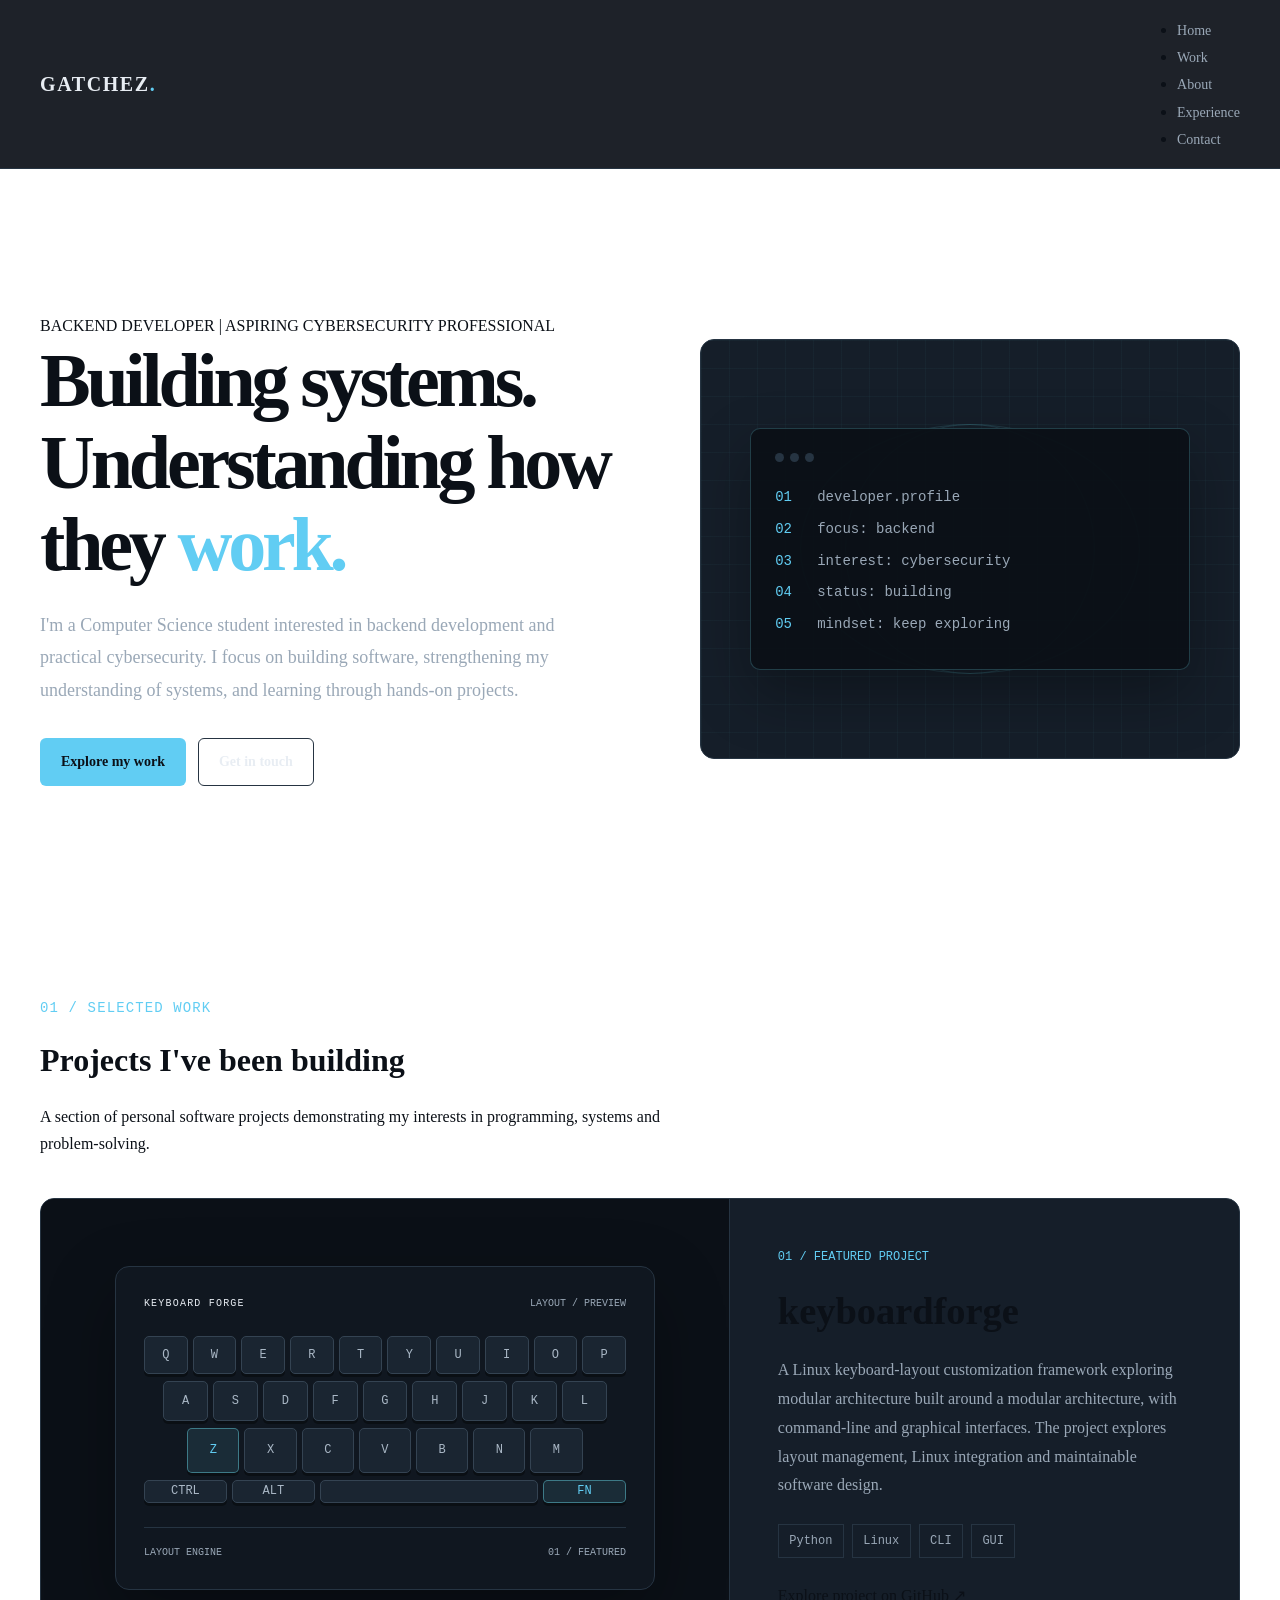
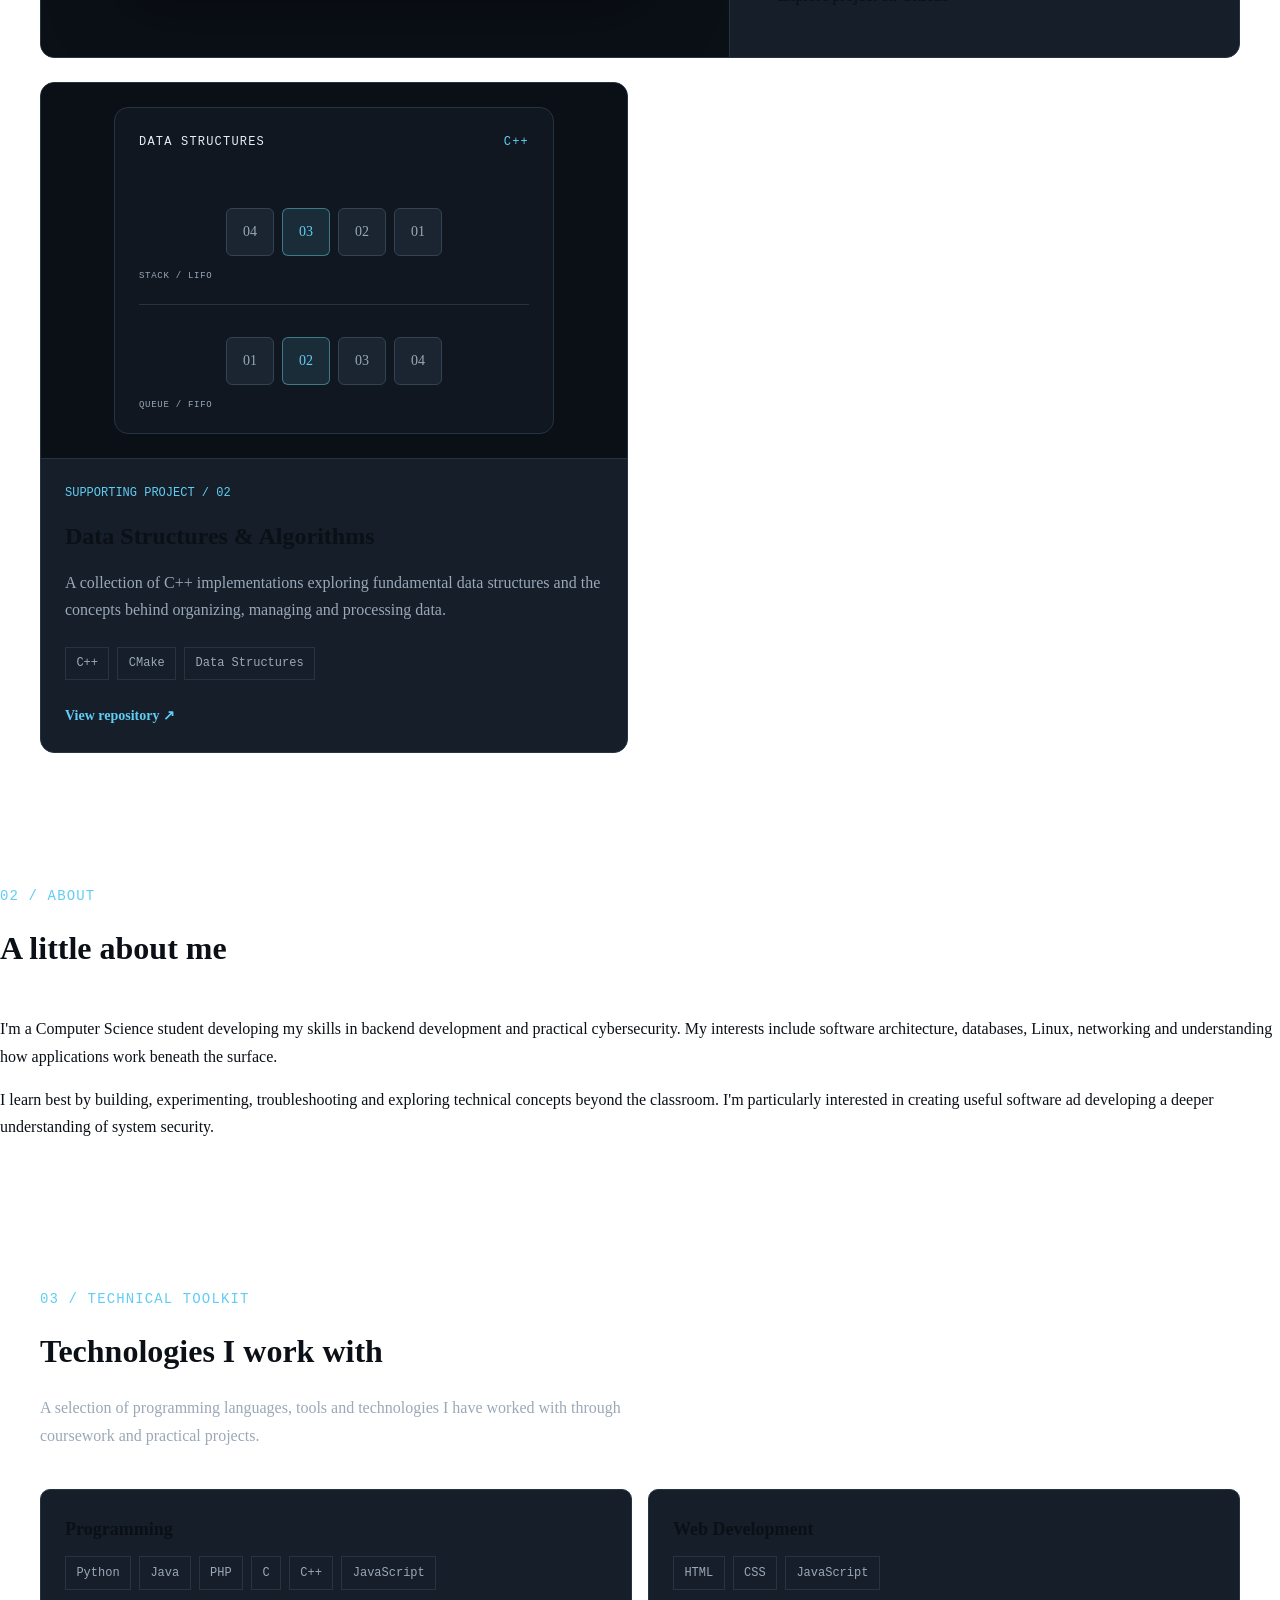
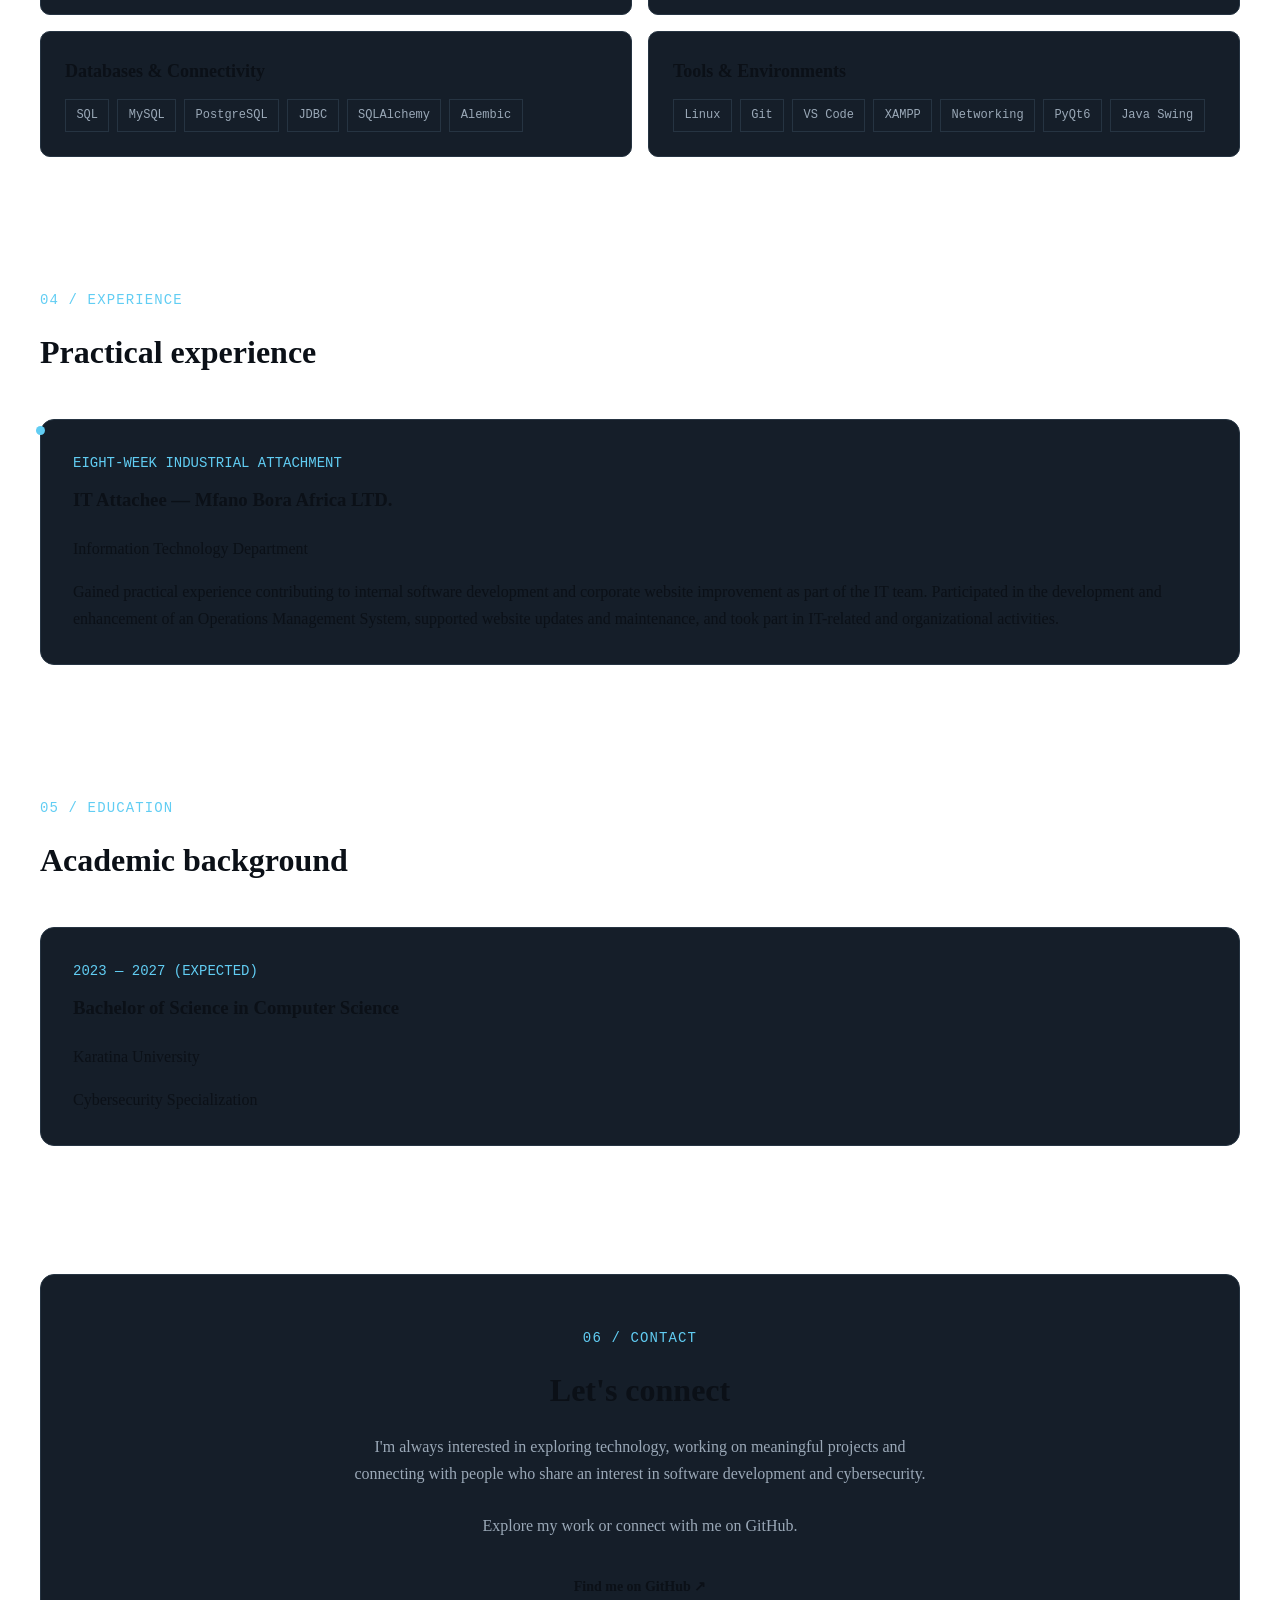
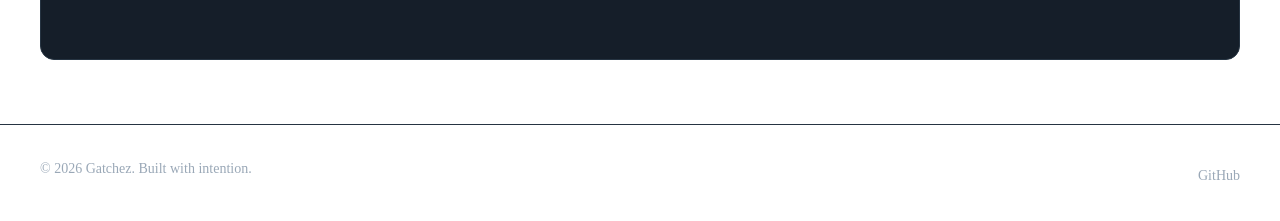
<file: index.html>
<!DOCTYPE html>
<html lang="en">
<head>
    <meta charset="UTF-8">
    <meta name="viewport" content="width=device-width, initial-scale=1.0">

    <meta
        name="description"
        content="Gatchez — Backend Developer and aspiring Cybersecurity Professional. Explore software projects, technical interests and experience."
    >

    <meta name="theme-color" content="#0B1017">

    <title>Gatchez | Backend Developer &amp; Aspiring Cybersecurity Professional</title>
    <link rel="stylesheet" href="assets/css/tokens.css">
    <link rel="stylesheet" href="assets/css/base.css">
    <link rel="stylesheet" href="assets/css/layout.css">
    <link rel="stylesheet" href="assets/css/components.css">
    <link rel="stylesheet" href="assets/css/responsive.css">

    <script src="assets/js/main.js" defer></script>
    <script src="assets/js/navigation.js" defer></script>
</head>

<body>
    <!-- Header and navigation-->
     <header class="site-header">
        <nav class="navbar container" aria-label="Main navigation">

            <a href="#home" class="brand" aria-label="Gatchez home">
                GATCHEZ<span>.</span>
            </a>

            <button
                class="menu-toggle"
                type="button"
                aria-label="Open navigation menu"
                aria-expanded="false"
                aria-controls="primary-navigation"
            >
                <span></span>
                <span></span>
                <span></span>
            </button>
            <ul class="nav-links" id="primary-navigation">
                <li><a class="nav-link" href="#home">Home</a></li>
                <li><a class="nav-link" href="#work">Work</a></li>
                <li><a class="nav-link" href="#about">About</a></li>
                <li><a class="nav-link" href="#experience">Experience</a></li>
                <li><a class="nav-link" href="#contact">Contact</a></li>
            </ul>

        </nav>
     </header>

     <main>

        <!--Hero section-->
        <section class="hero container" id="home">

            <div class="hero-content">

                <span class="hero-eybrow">
                    BACKEND DEVELOPER | ASPIRING CYBERSECURITY PROFESSIONAL
                </span>

                <h1 class="hero-title">
                    Building systems. <br>
                    Understanding how <br>
                    they <span>work.</span>
                </h1>

                <p class="hero-description">
                    I'm a Computer Science student interested in backend development and practical cybersecurity. I focus on building software, 
                    strengthening my understanding of systems, and learning through hands-on projects.
                </p>

                <div class="hero-actions">
                    <a href="#work" class="button button-primary">
                        Explore my work
                    </a>

                    <a href="#contact" class="button button-secondary">
                        Get in touch
                    </a>
                </div>

            </div>

            <!--Original technical illustration placeholder-->
            <div class="hero-visual" aria-hidden="true">

                <div class="hero-visual-inner">

                    <div class="terminal-bar">
                        <span class="terminal-dot"></span>
                        <span class="terminal-dot"></span>
                        <span class="terminal-dot"></span>
                    </div>

                    <p class="terminal-line">
                        <span>01</span> &nbsp; developer.profile
                    </p>

                    <p class="terminal-line">
                        <span>02</span> &nbsp; focus: backend
                    </p>

                    <p class="terminal-line">
                        <span>03</span> &nbsp; interest: cybersecurity
                    </p>

                    <p class="terminal-line">
                        <span>04</span> &nbsp; status: building
                    </p>

                    <p class="terminal-line">
                        <span>05</span> &nbsp; mindset: keep exploring
                    </p>

                </div>

            </div>

        </section>
        <!--Selected projects-->
        <section class="section container" id="work">

            <div class="section-heading">

                <span class="section-label">01 / SELECTED WORK</span>

                <h2 class="section-title">Projects I've been building</h2>

                <p class="section-decription">
                    A section of personal software projects demonstrating my interests in programming, systems and problem-solving.
                </p>

            </div>

            <div class="project-grid">

                <!--Featured project-->
                <article class="project-card project-card-featured">

                    <div class="project-visual keyboardforge-visual">
                       
                        <div class="keyboard-preview">

                            <div class="keyboard-topline">
                                <span class="keyboard-label">KEYBOARD FORGE</span>
                                <span class="keyboard-status">LAYOUT / PREVIEW</span>
                            </div>

                            <div class="keyboard">
                                <div class="key-row">
                                    <span class="key">Q</span>
                                    <span class="key">W</span>
                                    <span class="key">E</span>
                                    <span class="key">R</span>
                                    <span class="key">T</span>
                                    <span class="key">Y</span>
                                    <span class="key">U</span>
                                    <span class="key">I</span>
                                    <span class="key">O</span>
                                    <span class="key">P</span>
                                </div>

                                <div class="key-row offset-1">
                                    <span class="key">A</span>
                                    <span class="key">S</span>
                                    <span class="key">D</span>
                                    <span class="key">F</span>
                                    <span class="key">G</span>
                                    <span class="key">H</span>
                                    <span class="key">J</span>
                                    <span class="key">K</span>
                                    <span class="key">L</span>
                                </div>

                                <div class="key-row offset-2">
                                    <span class="key accent-key">Z</span>
                                    <span class="key">X</span>
                                    <span class="key">C</span>
                                    <span class="key">V</span>
                                    <span class="key">B</span>
                                    <span class="key">N</span>
                                    <span class="key">M</span>
                                </div>

                                <div class="key-row">
                                    <span class="key key-wide">CTRL</span>
                                    <span class="key key-wide">ALT</span>
                                    <span class="key key-space"></span>
                                    <span class="key key-wide accent-key">FN</span>
                                </div>
                            </div>

                            <div class="keyboard-bottomline">
                                <span>LAYOUT ENGINE</span>
                                <span>01 / FEATURED</span>
                            </div>

                        </div>

                    </div>

                    <div class="project-content">

                        <span class="project-number">01 / FEATURED PROJECT</span>

                        <h3 class="project-title">keyboardforge</h3>

                        <p class="project-description">
                            A Linux keyboard-layout customization framework exploring modular architecture built around a modular architecture, 
                            with command-line and graphical interfaces. The project explores layout management, Linux integration and maintainable software design.
                        </p>

                        <div class="project-tags">
                            <span class="tag">Python</span>
                            <span class="tag">Linux</span>
                            <span class="tag">CLI</span>
                            <span class="tag">GUI</span>
                        </div>

                        <div class="project-links">
                            <a 
                            class="tetx-link"
                            href="https://github.com/gatchez/keyboardforge"
                            target="_blank"
                            rel="noopener noreferrer"
                            >
                            Explore project on GitHub ↗
                        </a>
                        </div>

                    </div>

                </article>

                <!--Supporting project-->
                <article class="project-card">

                    <div class="project-visual dsa-visual">

                        <div class="dsa-preview">

                            <div class="dsa-heading">
                                <span>DATA STRUCTURES</span>
                                <span class="dsa-language">C++</span>
                            </div>

                            <div class="structure structure-stack">
                                <div class="structure-node">04</div>
                                <div class="structure-node accent-node">03</div>
                                <div class="structure-node">02</div>
                                <div class="structure-node">01</div>

                                <span class="structure-caption">STACK / LIFO</span>
                            </div>

                            <div class="structure structure-queue">
                                <div class="structure-node">01</div>
                                <div class="structure-node accent-node">02</div>
                                <div class="structure-node">03</div>
                                <div class="structure-node">04</div>
                                
                                <span class="structure-caption">QUEUE / FIFO</span>
                            </div>

                        </div>

                    </div>

                    <div class="project-content">

                        <span class="project-number">SUPPORTING PROJECT / 02</span>

                        <h3 class="project-title">Data Structures &amp; Algorithms</h3>

                        <p class="project-description">
                            A collection of C++ implementations exploring fundamental data structures and the concepts behind organizing, managing and processing data.
                        </p>

                        <div class="project-tags">
                            <span class="tag">C++</span>
                            <span class="tag">CMake</span>
                            <span class="tag">Data Structures</span>
                        </div>

                        <div class="project-links">
                            <a 
                            class="text-link"
                            href="https://github.com/gatchez/dsa"
                            target="_blank"
                            rel="noopener noreferrer"
                            >
                            View repository ↗
                        </a>
                        </div>

                    </div>

                </article>

            </div>

        </section>

        <!--About-->
        <section class="section contianer" id="about">

            <div class="section-heading">
                <span class="section-label">02 / ABOUT</span>
                <h2 class="section-title">A little about me</h2>
            </div>

            <div class="content-pane">

                <p>
                    I'm a Computer Science student developing my skills in backend development and practical cybersecurity. My interests include 
                    software architecture, databases, Linux, networking and understanding how applications work beneath the surface.
                </p>

                <p>
                    I learn best by building, experimenting, troubleshooting and exploring technical concepts beyond the classroom. I'm particularly interested 
                    in creating useful software ad developing a deeper understanding of system security.
                </p>

            </div>

        </section>

        <!--Technical toolkit-->
        <section class="section container" id="toolkit">

            <div class="section-heading">
                <span class="section-label">03 / TECHNICAL TOOLKIT</span>
                <h2 class="section-title">Technologies I work with</h2>

                <p class="section-description">
                    A selection of programming languages, tools and technologies I have worked with through coursework and practical projects.
                </p>
            </div>

            <!--Skill groups will be populated in the content phase-->

            <div class="skill-groups">

                <div class="skill-group">
                    <h3 class="skill-group-title">Programming</h3>
                    <div class="skill-list">
                        <span class="tag">Python</span>
                        <span class="tag">Java</span>
                        <span class="tag">PHP</span>
                        <span class="tag">C</span>
                        <span class="tag">C++</span>
                        <span class="tag">JavaScript</span>
                    </div>
                </div>

                <div class="skill-group">
                    <h3 class="skill-group-title">Web Development</h3>
                    <div class="skill-list">
                        <span class="tag">HTML</span>
                        <span class="tag">CSS</span>
                        <span class="tag">JavaScript</span>
                    </div>
                </div>

                <div class="skill-group">
                    <h3 class="skill-group-title">Databases &amp; Connectivity</h3>
                    <div class="skill-list">
                        <span class="tag">SQL</span>
                        <span class="tag">MySQL</span>
                        <span class="tag">PostgreSQL</span>
                        <span class="tag">JDBC</span>
                        <span class="tag">SQLAlchemy</span>
                        <span class="tag">Alembic</span>
                    </div>
                </div>

                <div class="skill-group">
                    <h3 class="skill-group-title">Tools &amp; Environments</h3>
                    <div class="skill-list">
                        <span class="tag">Linux</span>
                        <span class="tag">Git</span>
                        <span class="tag">VS Code</span>
                        <span class="tag">XAMPP</span>
                        <span class="tag">Networking</span>
                        <span class="tag">PyQt6</span>
                        <span class="tag">Java Swing</span>
                    </div>
                </div>

            </div>

        </section>
        
        <!--Experience-->
        <section class="section container" id="experience">

            <div class="section-heading">
                <span class="section-label">04 / EXPERIENCE</span>
                <h2 class="section-title">Practical experience</h2>
            </div>

            <div class="content-panel timeline-item">

                <p class="timeline-meta">
                    EIGHT-WEEK INDUSTRIAL ATTACHMENT
                </p>

                <h3>IT Attachee — Mfano Bora Africa LTD.</h3>

                <p>
                    Information Technology Department
                </p>

                <p>
                    Gained practical experience contributing to internal software development and corporate website improvement as 
                    part of the IT team. Participated in the development and enhancement of an Operations Management System, supported website updates and maintenance, and 
                    took part in IT-related and organizational activities.
                </p>

            </div>

        </section>

        <!--Education-->
        <section class="section container" id="education">

            <div class="section-heading">
                <span class="section-label">05 / EDUCATION</span>
                <h2 class="section-title">Academic background</h2>
            </div>

            <div class="content-panel">

                <p class="timeline-meta">2023 — 2027 (EXPECTED)</p>
                <h3>Bachelor of Science in Computer Science</h3>

                <p>Karatina University</p>

                <p>Cybersecurity Specialization</p>

            </div>

        </section>

        <!--Contact-->
        <section class="section container" id="contact">

            <div class="contact-panel">

                <span class="section-label">06 / CONTACT</span>

                <h2 class="section-title">Let's connect</h2>

                <p>
                    I'm always interested in exploring technology, working on meaningful projects 
                    and connecting with people who share an interest in software development and cybersecurity.
                </p>

                <p>
                    Explore my work or connect with me on GitHub.
                </p>

                <a 
                class="button button-tprimary"
                href="https://github.com/gatchez"
                target="_blank"
                rel="noopener noreferrer"
                >
                Find me on GitHub ↗
            </a>

            </div>

        </section>

     </main>

     <!--Footer-->
     <footer class="site-footer">

        <div class="container footer-content">

            <p>
                &copy; <span id="current-year"></span> Gatchez.
                Built with intention.
            </p>

            <div class="footer-links">
                <a 
                    href="https://github.com/gatchez"
                    target="_blank"
                    rel="noopener noreferrer"
                    >
                    GitHub
                </a>
            </div>

        </div>

     </footer>
     
</body>
</html>
</file>
<file: assets/css/tokens.css>
:root {
    /* Brand colors */
    --color-background: #0b1017;
    --color-surface: #151E29;
    --color-border: #263442;

    --color-text-primary: #E8EDF3;
    --color-text-secondary: #9AA8B7;

    --color-accent: #61CDF3;
    --color-accent-hover: #8ADCE8;

    /* Typography */
    --font-family: Arial, Helvetica, sans-serif;
    --font-mono: 'Cascadia Code', Consolas, monospace;

    /* Font sizes */
    --text-xs: 0.75rem; /* 12px */
    --text-sm: 0.875rem; /* 14px */
    --text-base: 1rem; /* 16px */
    --text-lg: 1.125rem; /* 18px */
    --text-xl: 1.25rem; /* 20px */
    --text-2xl: 1.5rem; /* 24px */
    --text-3xl: 2rem; /* 32px */
    --text-4xl: 2.75rem; /* 44px */
    --text-hero: clamp(2.75rem, 6vw, 4.75rem); /* Responsive hero text size */

    /* Spacing */
    --space-1: 0.25rem; /* 4px */
    --space-2: 0.5rem; /* 8px */
    --space-3: 0.75rem; /* 12px */
    --space-4: 1rem; /* 16px */
    --space-5: 1.5rem; /* 24px */
    --space-6: 2rem; /* 32px */
    --space-7: 2.5rem; /* 48px */
    --space-8: 3rem; /* 64px */
    --space-9: 4rem; /* 80px */
    --space-10: 5rem; /* 112px */

    /* Layout */
    --container-width: 1200px;
    --container-gutter: clamp(1.25rem, 4vw, 2rem); /* Responsive gutter size */

    /* Borders and surfaces */
    --radius-sm: 6px;
    --radius-md: 10px;
    --radius-lg: 14px;

    --border-width: 1px;

    /* Transitions */
    --transition-fast: 180ms ease; /* Fast transition for hover effects */
    --transition-normal: 250ms ease; /* Normal transition for general animations */

    /* Layering */
    --z-header: 100;
}
</file>
<file: assets/css/base.css>
/* Base reset */
*,
*::before,
*::after {
    box-sizing: border-box;
}

html {
    scroll-behavior: smooth;
    scroll-padding-top: 6rem; /* Adjust based on header height */
}

body {
    margin: 0;
    min-width: 320px;
    color: var(--color-background);
    font-family: var(--font-primary);
    font-size: var(--text-base);
    line-height: 1.7;
    -webkit-font-smoothing: antialiased;
}

/* Media defaults */
img,
svg {
    display: block;
    max-width: 100%;
}

button,
input,
select {
    font: inherit;
}

/* Links */
a {
    color: inherit;
    text-decoration: none;
}

a:hover {
    color: var(--color-accent);
}

/* Headings */
h1,
h2,
h3,
h4,
p {
    margin-top: 0;
}

/* Selection */
::selection {
    background: var(--color-accent);
    color: var(--color-background);
}

/* Keyboard accessibility */
:focus-visible {
    outline: 2px solid var(--color-accent);
    outline-offset: 4px;
}

/* Respect reduced motion preferences */
@media (prefers-reduced-motion: reduce) {
    *,
    *::before,
    *::after {
        scroll-behavior: auto !important;
        animation-duration: 0.01ms !important;
        animation-iteration-count: 1 !important;
        transition-duration: 0.01ms !important;
    }
}
</file>
<file: assets/css/layout.css>
.container {
    width: min(
        var(--container-width),
        calc(100% - (var(--container-gutter) * 2))
    );
    margin-inline: auto;
}

.section {
    padding-block: 4rem;
}

.section-heading {
    max-width: 680px;
    margin-bottom: var(--space-7);
}

.section-label {
    display: inline-block;
    margin-bottom: var(--space-3);
    color: var(--color-accent);
    font-family: var(--font-mono);
    font-size: var(--text-sm);
    letter-spacing: 0.08em;
    text-transform: uppercase;
}

.section-title {
    margin-bottom: var(--space-4);
    font-size: var(--text-3xl);
}

.section-description {
    color: var(--color-text-secondary);
    max-width: 620px;
}
</file>
<file: assets/css/components.css>
/*  =================================================
    * Buttons
    ================================================= */
.button {
    display: inline-flex;
    align-items: center;
    justify-content: center;
    gap: var(--space-2);
    min-height: 46px;
    padding: 0.7rem 1.25rem;
    border: 1px solid transparent;
    border-radius: var(--radius-sm);
    font-size: var(--text-sm);
    font-weight: 600;
    transition:
        background-color var(--transition-fast),
        color var(--transition-fast),
        border-color var(--transition-fast),
        transform var(--transition-fast);
}

.button:hover {
    transform: translateY(-2px);
}

.button-primary {
    background: var(--color-accent);
    color: var(--color-background);
}

.button-primary:hover {
    background: var(--color-accent-hover);
    color: var(--color-background);
}

.button-secondary {
    border-color: var(--color-border);
    background: transparent;
    color: var(--color-text-primary);
}

.button-secondary:hover {
    border-color: var(--color-accent);
    color: var(--color-accent);
}

/*  =================================================
    * Navigation
    ================================================= */
.site-header {
    position: sticky;
    top: 0;
    z-index: var(--z-header);
    border-bottom: 1px solid var(--color-border);
    background: rgb(11 16 23 / 92%);
    backdrop-filter: blur(12px);
}

.navbar {
    display: flex;
    align-items: center;
    justify-content: space-between;
    min-height: 76px;
}

.brand {
    color: var(--color-text-primary);
    font-size: var(--text-xl);
    font-weight: 800;
    letter-spacing: 0.08em;
}

.brand span {
    color: var(--color-accent);
}

.nav-link {
    color: var(--color-text-secondary);
    font-size: var(--text-sm);
    transition: color var(--transition-fast);
}

.nav-link:hover,
.nav-link[aria-current="page"] {
    color: var(--color-accent);
}

/*  =================================================
    * Hero
    ================================================= */
.hero {
    display: grid;
    grid-template-columns: minmax(0, 1.05fr) minmax(0, 0.95fr);
    align-items: center;
    gap: clamp(2rem, 5vw, 5rem);
    min-height: min(760px, calc(100svh - 76px));
    padding-block: var(--space-9);
}

.hero-content {
    max-width: 650px;
}

.hero-eyebrow {
    display: inline-block;
    align-items: center;
    gap: 10px;
    margin-bottom: var(--space-4);
    color: var(--color-accent);
    font-family: var(--font-mono);
    font-size: var(--text-sm);
    letter-spacing: 0.08em;
}

.hero-eyebrow::before {
    width: 24px;
    height: 1px;
    background: var(--color-accent);
    content: "";
}

.hero-title {
    margin-bottom: var(--space-5);
    font-size: var(--text-hero);
    font-weight: 800;
    letter-spacing: -0.055em;
    line-height: 1.08;
}

.hero-title span {
    color: var(--color-accent);
}

.hero-description {
    max-width: 560px;
    margin-bottom: var(--space-6);
    color: var(--color-text-secondary);
    font-size: var(--text-lg);
    line-height: 1.8;
}

.hero-actions {
    display: flex;
    flex-wrap: wrap;
    gap: var(--space-3);
}

/* Hero technical visual */
.hero-visual {
    position: relative;
    display: grid;
    min-height: 420px;
    place-items: center;
    overflow: hidden;
    border: 1px solid var(--color-border);
    border-radius: var(--radius-lg);
    background:
        linear-gradient(rgb(97 199 216 / 4%) 1px, transparent 1px),
        linear-gradient(90deg, rgb(97 199 216 / 4%) 1px, transparent 1px),
        var(--color-surface);
    background-size: 28px 28px;
}

.hero-visual::before,
.hero-visual::after {
    position: absolute;
    border: 1px solid rgb(97 199 216 / 15%);
    border-radius: 50%;
    content: "";
    pointer-events: none;
}

.hero-visual::before {
    width: 340px;
    height: 250px;
}

.hero-visual::after {
    width: 250px;
    height: 250px;
}

.hero-visual-inner {
    position: relative;
    z-index: 1;
    width: min(82%, 440px);
    padding: var(--space-5);
    border: 1px solid rgb(99 199 216 / 25%);
    border-radius: var(--radius-md);
    background: rgb(11 16 23 / 94%);
    box-shadow: 0 24px 60px rgb(0 0 0 / 30%);
}

.terminal-bar {
    display: flex;
    gap: 6px;
    margin-bottom: var(--space-5);
}

.terminal-dot {
    width: 9px;
    height: 9px;
    border-radius: 50%;
    background: var(--color-border);
}

.terminal-line {
    margin-block: var(--space-2);
    color: var(--color-text-secondary);
    font-family: var(--font-mono);
    font-size: var(--text-sm);
}

.terminal-line span {
    color: var(--color-accent);
}

/*  =================================================
    * Project cards
    ================================================= */
.project-grid {
    display: grid;
    grid-template-columns: repeat(2, minmax(0, 1fr));
    gap: var(--space-5);
}

.project-card {
    overflow: hidden;
    border: 1px solid var(--color-border);
    border-radius: var(--radius-lg);
    background: var(--color-surface);
    transition: 
        border-color var(--transition-normal),
        transform var(--transition-normal);
}

.project-card:hover {
    transform: translate(-4px);
    border-color: var(--color-accent);
}

.project-card-featured {
    grid-column: 1 / -1;
}

.project-visual {
    display: grid;
    min-height: 230px;
    padding: var(--space-5);
    place-items: center;
    border-bottom: 1px solid var(--color-border);
    background: var(--color-background);
}

.project-content {
    padding: var(--space-5);
}

.project-number {
    display: block;
    margin-bottom: var(--space-3);
    color: var(--color-accent);
    font-family: var(--font-mono);
    font-size: var(--text-xs);
}

.project-title {
    margin-bottom: var(--space-3);
    font-size: var(--text-2xl);
}

.project-description {
    margin-bottom: var(--space-5);
    color: var(--color-text-secondary);
}

.project-tags {
    display: flex;
    flex-wrap: wrap;
    gap: var(--space-2);
    margin-bottom: var(--space-5);
}

.tag {
    padding: 0.35rem 0.65rem;
    border: 1px solid var(--color-border);
    color: var(--color-text-secondary);
    font-family: var(--font-mono);
    font-size: var(--text-xs);
}

.project-links {
    display: flex;
    flex-wrap: wrap;
    gap: var(--space-4);
}

.text-link {
    color: var(--color-accent);
    font-size: var(--text-sm);
    font-weight: 600;
}

.text-link:hover {
    color: var(--color-accent-hover);
}

/*  =================================================
    * About and experience
    ================================================= */
.content-panel {
    padding: var(--space-6);
    border: 1px solid var(--color-border);
    border-radius: var(--radius-lg);
    background: var(--color-surface);
}

.content-panel p:last-child {
    margin-bottom: 0;
}

.timeline-item {
    position: relative;
    padding-left: var(--space-6);
    border-left: 1px solid var(--color-border);
}

.timeline-item::before {
    position: absolute;
    top: 6px;
    left: -5px;
    width: 9px;
    height: 9px;
    border-radius: 50%;
    background: var(--color-accent);
    content: "";
}

.timeline-meta {
    margin-bottom: var(--space-2);
    color: var(--color-accent);
    font-family: var(--font-mono);
    font-size: var(--text-sm);
}

/*  =================================================
    * Skills
    ================================================= */
.skill-group {
    padding: var(--space-5);
    border: 1px solid var(--color-border);
    border-radius: var(--radius-md);
    background: var(--color-surface);
}

.skill-group-title {
    margin-bottom: var(--space-3);
    font-size: var(--text-lg);
}

.skill-list {
    display: flex;
    flex-wrap: wrap;
    gap: var(--space-2);
}

/*  =================================================
    * Contact and footer
    ================================================= */
.contact-panel {
    padding: var(--space-8);
    border: 1px solid var(--color-border);
    border-radius: var(--radius-lg);
    background: var(--color-surface);
    text-align: center;
}

.contact-panel p {
    max-width: 580px;
    margin: 0 auto var(--space-5);
    color: var(--color-text-secondary);
}

.site-footer {
    padding-block: var(--space-6);
    border-top: 1px solid var(--color-border);
    color: var(--color-text-secondary);
    font-size: var(--text-sm);
}

.footer-content {
    display: flex;
    align-items: center;
    justify-content: space-between;
    flex-wrap: wrap;
    gap: var(--space-4);
}

.footer-links {
    display: flex;
    flex-wrap: wrap;
    gap: var(--space-4);
}

/* Mobile navigation toggle */
.menu-toggle {
    display: none;
    width: 42px;
    height: 42px;
    padding: 9px;
    border: 1px solid var(--color-border);
    border-radius: var(--radius-sm);
    background: transparent;
    cursor: pointer;
}

.menu-toggle span {
    display: block;
    width: 100%;
    height: 2px;
    margin-block: 5px;
    background: var(--color-text-primary);
    transition: transform var(--transition-fast);
}

.skill-groups {
    display: grid;
    grid-template-columns: repeat(2, minmax(0, 1fr));
    gap: var(--space-4);
}

@media (max-width: 767px) {
    .navbar {
        position: relative;
        flex-wrap: wrap;
    }

    .menu-toggle {
        display: block;
    }

    .nav-links {
        display: none;
        width: 100%;
        align-items: flex-start;
        flex-direction: column;
        padding-block: var(--space-3);
    }

    .nav-links.is-open {
        display: flex;
    }

    .skill-groups{
        grid-template-columns: 1fr;
    }
}

/* KeyboardForge Visual */
.keyboardforge-visual {
    padding: clamp(1rem, 4vw, 3rem);
}

.keyboard-preview {
    width: min(100%, 540px);
    padding: clamp(1rem, 3vw, 1.75rem);
    border: 1px solid var(--color-border);
    border-radius: var(--radius-lg);
    background: #101720;
    box-shadow: 0 25px 70px rgb(0 0 0 / 30%);
}

.keyboard-topline,
.keyboard-bottomline {
    display: flex;
    align-items: center;
    justify-content: space-between;
    gap: 10px;
    font-family: var(--font-mono);
    font-size: 10px;
}

.keyboard-topline {
    margin-bottom: 1.5rem;
}

.keyboard-label {
    color: var(--color-text-primary);
    letter-spacing: 0.12em;
}

.keyboard-status,
.keyboard-bottomline {
    color: var(--color-text-secondary);
}

.keyboard {
    display: flex;
    flex-direction: column;
    gap: 7px;
    margin-bottom: 1.5rem;
}

.key-row {
    display: flex;
    justify-content: center;
    gap: 5px;
}

.key {
    display: grid;
    flex: 1;
    min-width: 0;
    aspect-ratio: 1 / 0.88;
    place-items: center;
    border: 1px solid #344352;
    border-radius: 5px;
    background: #1A2531;
    color: #AAB8C6;
    font-family: var(--font-mono);
    font-size: clamp(8px, 1vw, 12px);
    box-shadow: 0 3px 0 #0A0F14;
}

.offset-1 {
    padding-inline: 4%;
}

.offset-2 {
    padding-inline: 9%;
}

.key.accent-key {
    border-color: rgb(97 199 216 / 50%);
    background: rgb(97 199 216 / 12%);
    color: var(--color-accent);
}

.key-wide {
    flex: 1.5;
    aspect-ratio: auto;
}

.key-space {
    flex: 4;
    aspect-ratio: auto;
}

.keyboard-bottomline {
    padding-top: 1rem;
    border-top: 1px solid var(--color-border);
}

/* DSA Visual */
.dsa-visual {
    padding: 1.5rem;
}

.dsa-preview {
    width: min(100%, 440px);
    padding: 1.5rem;
    border: 1px solid var(--color-border);
    border-radius: var(--radius-lg);
    background: #101720;
}

.dsa-heading {
    display: flex;
    align-items: center;
    justify-content: space-between;
    margin-bottom: 2rem;
    color: var(--color-text-primary);
    font-family: var(--font-mono);
    font-size: var(--text-xs);
    letter-spacing: 0.1em;
}

.dsa-language {
    color: var(--color-accent);
}

.structure {
    display: flex;
    align-items: center;
    justify-content: center;
    gap: 8px;
    position: relative;
    padding-block: 1.5rem;
}

.structure-node {
    display: grid;
    width: 48px;
    height: 48px;
    place-items: center;
    border: 1px solid #344352;
    border-radius: 6px;
    background: #1A2531;
    color: var(--color-text-secondary);
    font-display: var(--font-mono);
    font-size: var(--text-sm);
}

.accent-node {
    border-color: rgb(97 199 216 / 50%);
    background: rgb(97 199 216 / 12%);
    color: var(--color-accent);
}

.structure-caption {
    position: absolute;
    bottom: -4px;
    left: 0;
    color: var(--color-text-secondary);
    font-family: var(--font-mono);
    font-size: 9px;
    letter-spacing: 0.08em;
}

.structure-queue {
    margin-top: 1.5rem;
    padding-top: 2rem;
    border-top: 1px solid var(--color-border);
}


/* Featured project layout */
.project-card-featured {
    display: grid;
    grid-template-columns: minmax(0, 1.15fr) minmax(0, 0.85fr);
    align-items: stretch;
}

.project-card-featured .project-visual {
    min-height: 360px;
    height: 100%;
    border-right: 1px solid var(--color-border);
    border-bottom: 0;
}

.project-card-featured .project-content {
    display: flex;
    align-items: flex-start;
    justify-content: center;
    flex-direction: column;
    padding: clamp(1.5rem, 4vw, 3rem);
}

.project-card-featured .project-title {
    font-size: clamp(1.8rem, 3vw, 2.4rem);
}

.project-card-featured .project-description {
    max-width: 460px;
    line-height: 1.8;
}
</file>
<file: assets/css/responsive.css>
/* Tablet and smaller desktop */
@media (max-width: 1023px) {
    .hero {
        gap: var(--space-6);
    }

    .hero-visual {
        min-height: 320px;
    }

    .nav-links {
        gap: var(--space-4);
    }
}

/* Mobile and tablet */
@media (max-width: 767px) {
    .section {
        padding-block: var(--space-8);
    }

    .navbar {
        min-height: 68px;
    }

    .nav-links {
        gap: var(--space-3);
    }

    .nav-link {
        font-size: var(--text-xs);
    }

    .hero {
        grid-template-columns: 1fr;
        min-height: auto;
        padding-block: var(--space-8);
    }

    .hero-visual {
        min-height: 280px;
    }

    .project-grid {
        grid-template-columns: 1fr;
    }

    .project-card-featured {
        grid-column: auto;
    }
}

/* Narrow mobile screens */
@media (max-width: 480px) {
    .navbar {
        position: relative;
        align-items: center;
        flex-direction: row;
        flex-wrap: wrap;
        justify-content: space-between;
        gap: var(--space-2);
        padding-block: var(--space-3);
    }

    .nav-links {
        width: 100%;
        flex-wrap: wrap;
        gap: var(--space-3);
    }

    .hero-title {
        font-size: clamp(2.4rem, 12vw, 3.2rem);
    }

    .hero-actions {
        align-items: stretch;
        flex-direction: column;
    }

    .hero-actions .button {
        width: 100%;
    }

    .project-content,
    .content-panel {
        padding: var(--space-5);
    }
    
    .contact-panel {
        padding: var(--space-6) var(--space-4);
    }

    .footer-content {
        align-items: flex-start;
        flex-direction: column;
    }
}

/* Featured project responsive layout */
@media (max-width: 767px) {
    .project-card-featured {
        grid-template-columns: 1fr;
    }
    .project-card-featured .project-visual {
        min-height: 280px;
        border-right: 0;
        border-bottom: 1px solid var(--color-border);
    }

    .project-card-featured .project-content {
        padding: var(--space-5);
    }
}
</file>
